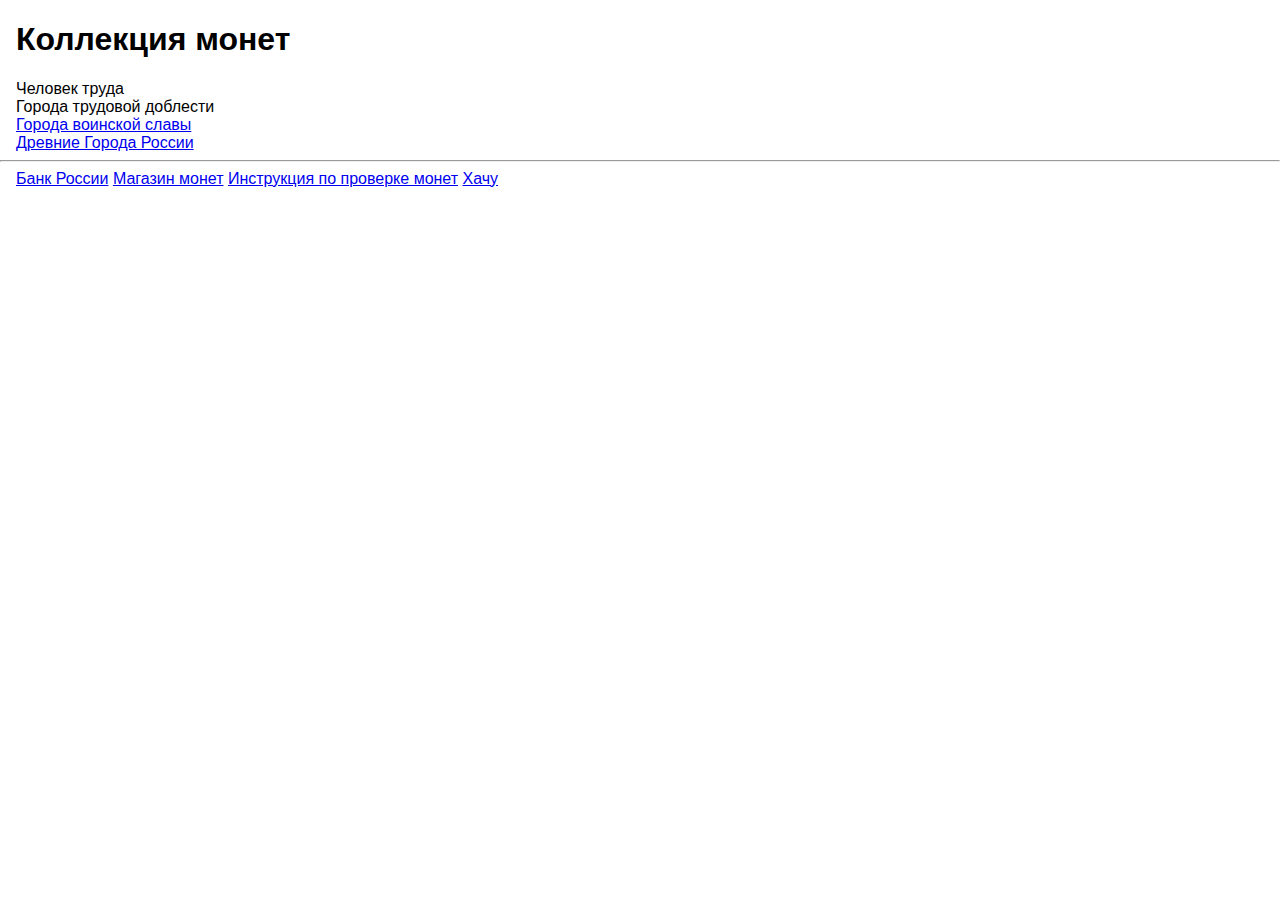
<file: index.html>
<!DOCTYPE html>
<html lang="en">
<head>
    <meta charset="UTF-8">
    <meta name="viewport" content="width=device-width, initial-scale=1" />
    <link rel="icon" type="image/x-icon" href="favicon.ico">
    <title>TEST</title>
    <link rel="stylesheet" href="style/style.css">
    <link rel="stylesheet" href="style/main.css">
</head>
<body>
    <header>
        <div class="wrapper">
            <h1>Коллекция монет</h1>
        </div>
    </header>
    <main>
        <div class="wrapper">
            <div class="collections">
                <div class="collection">Человек труда</div>
                <div class="collection">Города трудовой доблести</div>
                <div class="collection"><a href="page/gvs/index.html">Города воинской славы</a></div>
                <div class="collection"><a href="page/dgr/index.html">Древние Города России</a></div>
            </div>
        </div>
    </main>
    <hr>
    <footer>
        <div class="wrapper">
            <a href="https://www.cbr.ru/cash_circulation/memorable_coins/coins_base/?UniDbQuery.Posted=True&UniDbQuery.SearchPhrase=&UniDbQuery.year=0&UniDbQuery.serie_id=86&UniDbQuery.nominal=-1&UniDbQuery.metal_id=0&UniDbQuery.tab=1&UniDbQuery.page=1&UniDbQuery.sort=99&UniDbQuery.sort_direction=up">Банк России</a>
            <a href="https://filtorg.ru/articles/10-rubley-goroda-trudovoy-doblesti/">Магазин монет</a>
            <a href="https://10rubley.ru/blog/post/proverka-chyap">Инструкция по проверке монет</a>
          	<a href="https://10rubley.ru/product/70-letie-pobedy-v-vov-komplekt">Хачу</a>
        </div>
    </footer>
</body>
</html>
</file>
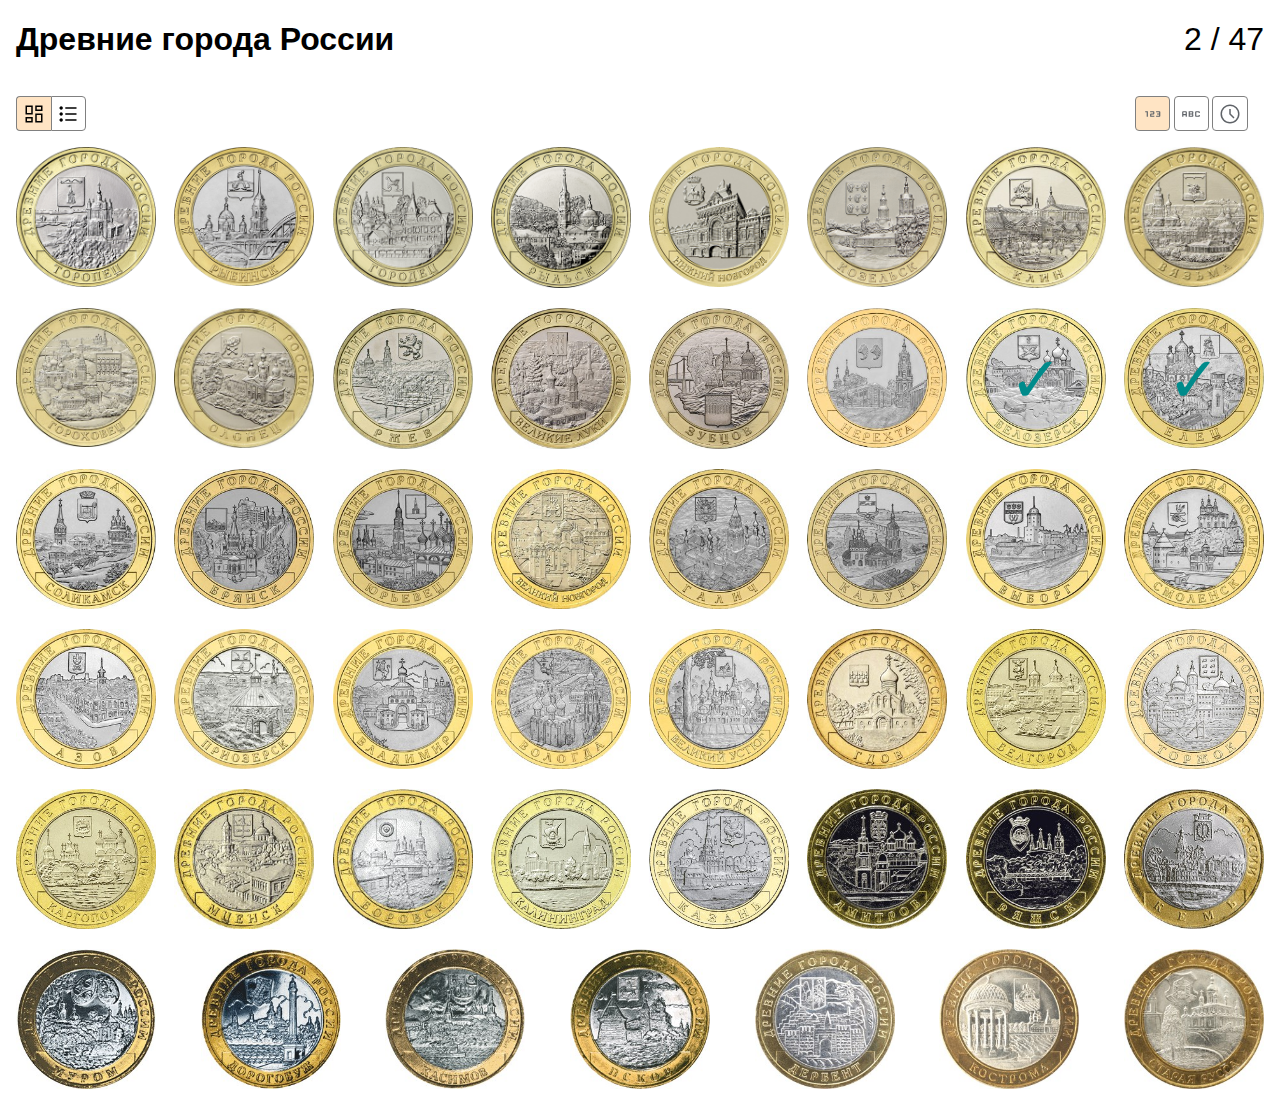
<file: page/dgr/index.html>
<!DOCTYPE html>
<html lang="en">
<head>
    <meta charset="UTF-8">
    <meta name="viewport" content="width=device-width, initial-scale=1" />
    <title>Моя коллекция ДГР</title>
    <link rel="stylesheet" href="../../style/style.css">
    <link rel="stylesheet" href="../style/style.css">
</head>

<body>
    <header>
        <div class="wrapper">
            <h1>Древние города России</h1>
            <div id="statistics"></div>
        </div>
        <div class="wrapper control">
            <div>
                <button
                    onclick="card()"
                    id="button_card">
                    <img src="../icon/card.svg">
                </button><button
                    onclick="list()"
                    id="button_list">
                    <img src="../icon/list.svg">
                </button>
            </div>

            <div class="checkbox_radio">
                <input type="radio" id="A1" name="A" checked>
                <label for="A1" title="Сортировка по номеру монеты">
                    <img src="../icon/123.svg">
                </label>

                <input type="radio" id="A2" name="A">
                <label for="A2" title="Сортировка в алфавитном порядке названия городов на монете">
                    <img src="../icon/abc.svg">
                </label>

                <input type="radio" id="A3" name="A">
                <label for="A3" title="Сортировка по дате выпуска монеты">
                    <img src="../icon/time.svg">
                </label>
            </div>
        </div>
    </header>

    <main>
        <div class="wrapper">
            <div id="cluster" class="cards"></div>
        </div>
    </main>

    <footer>
        <div class="wrapper"></div>
    </footer>
</body>

<!-- BD -->
<script src="data/gvs_i_have.js"></script>
<script src="data/test.js"></script>

<!-- статистика коллекции ГВС -->
<script src="script/statistics.js"></script></html>
</file>
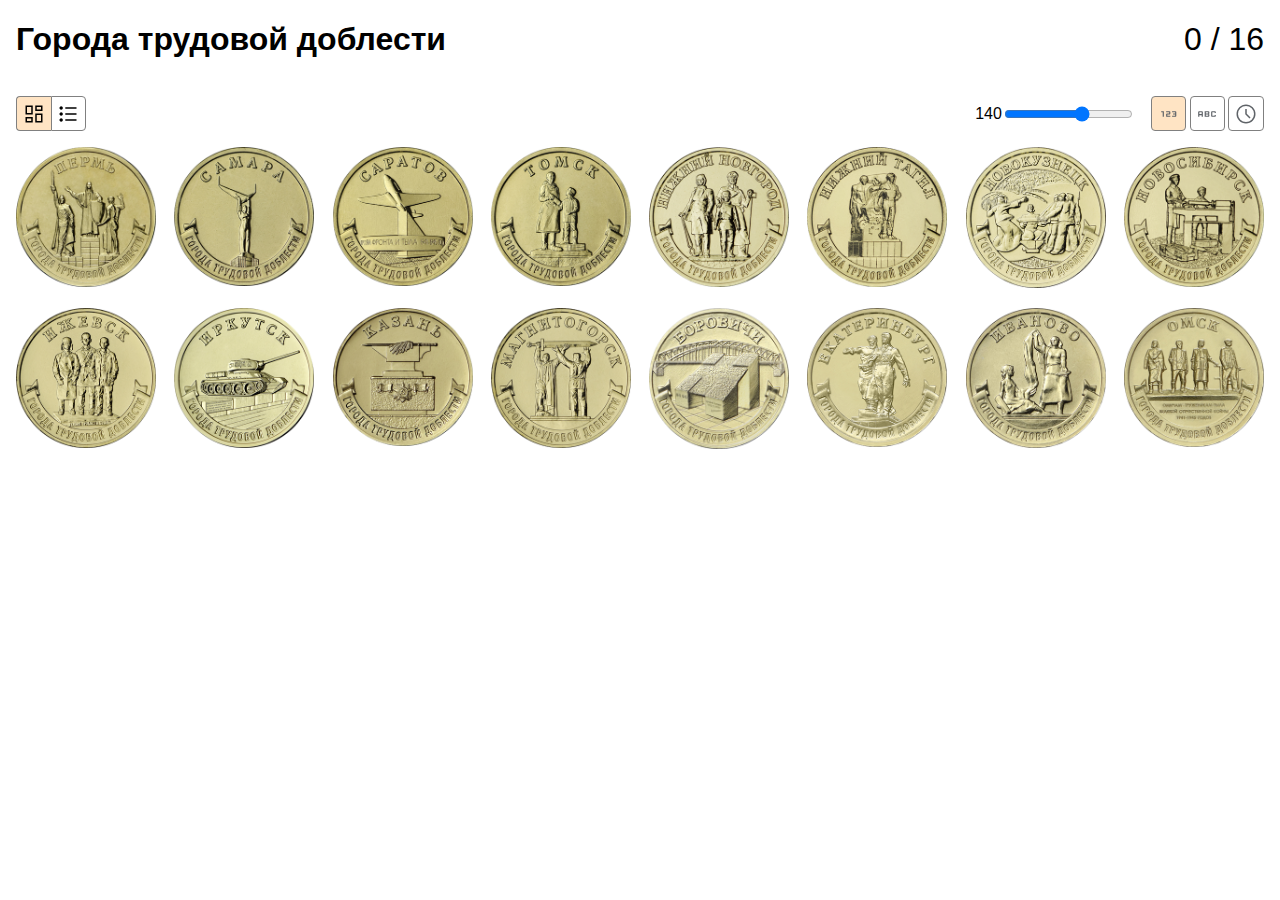
<file: page/gtd/index.html>
<!DOCTYPE html>
<html lang="en">
<head>
    <meta charset="UTF-8">
    <meta name="viewport" content="width=device-width, initial-scale=1" />
    <link rel="icon" type="image/x-icon" href="../..//favicon.ico">
    <title>Города трудовой доблести</title>
    <link rel="stylesheet" href="../../style/style.css">
    <link rel="stylesheet" href="../style/style.css">
</head>

<body>
    <header>
        <div class="wrapper">
            <h1>Города трудовой доблести</h1>
            <div id="statistics"></div>
        </div>
        <div class="wrapper control">
            <!-- режим просмотра -->
            <div>
                <button onclick="card()" id="button_card">
                    <img src="../icon/card.svg">
                </button><button onclick="list()" id="button_list">
                    <img src="../icon/list.svg">
                </button>
            </div>

            <!-- размер карточек -->
            <div class="card_size">
                <label for="card_size">140</label>
                <input type="range" id="card_size" name="card_size" min="40" value="140" max="200" step="10" />
            </div>

            <!-- режим сортировки -->
            <div class="checkbox_radio">
                <input type="radio" id="A1" name="A" checked>
                <label for="A1" title="Сортировка по номеру монеты">
                    <img src="../icon/123.svg">
                </label>

                <input type="radio" id="A2" name="A">
                <label for="A2" title="Сортировка в алфавитном порядке названия городов на монете">
                    <img src="../icon/abc.svg">
                </label>

                <input type="radio" id="A3" name="A">
                <label for="A3" title="Сортировка по дате выпуска монеты">
                    <img src="../icon/time.svg">
                </label>
            </div>
        </div>
    </header>

    <main>
        <div class="wrapper">
            <div id="cluster" class="cards"></div>
        </div>
    </main>

    <footer>
        <div class="wrapper"></div>
    </footer>
</body>

<!-- BD -->
<script src="data/test.js"></script>

<!-- статистика коллекции -->
<script src="script/statistics.js"></script></html>
</file>
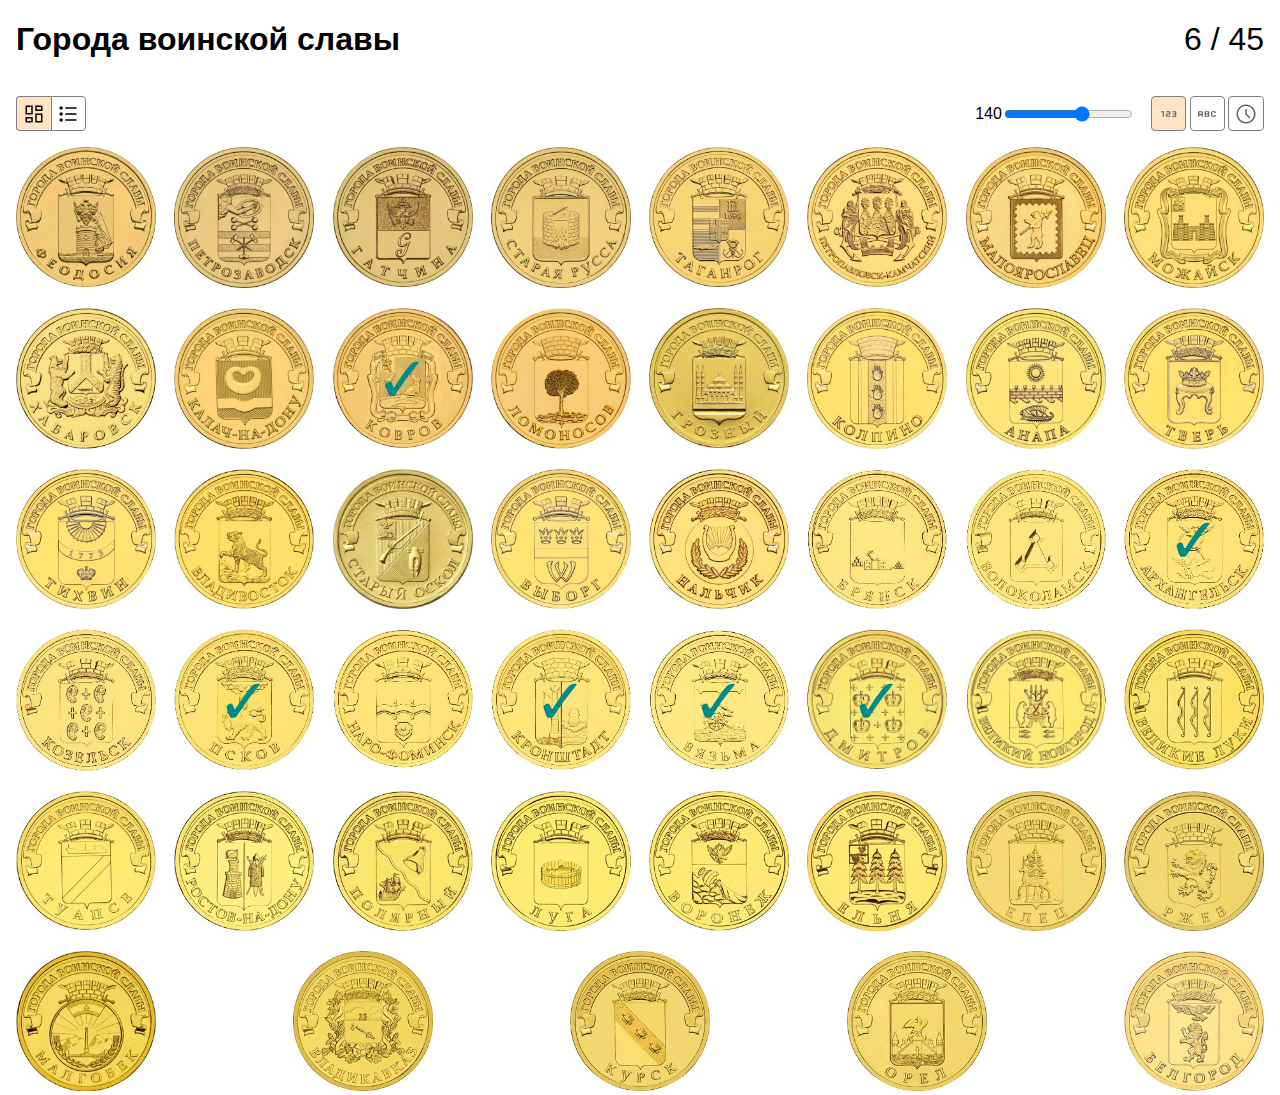
<file: page/gvs/index.html>
<!DOCTYPE html>
<html lang="en">
<head>
    <meta charset="UTF-8">
    <meta name="viewport" content="width=device-width, initial-scale=1" />
    <link rel="icon" type="image/x-icon" href="../..//favicon.ico">
    <title>Моя коллекция ГВС</title>
    <link rel="stylesheet" href="../../style/style.css">
    <link rel="stylesheet" href="../style/style.css">
</head>

<body>
    <header>
        <div class="wrapper">
            <h1>Города воинской славы</h1>
            <div id="statistics"></div>
        </div>
        <div class="wrapper control">
            <!-- режим просмотра -->
            <div>
                <button
                    onclick="card()"
                    id="button_card">
                    <img src="../icon/card.svg">
                </button><button
                    onclick="list()"
                    id="button_list">
                    <img src="../icon/list.svg">
                </button>
            </div>
            
            <!-- размер карточек -->
            <div class="card_size">
                <label for="card_size">140</label>
                <input
                type="range"
                id="card_size"
                name="card_size"
                min="40"
                value="140"
                max="200"
                step="10"
                />
            </div>
            
            <!-- режим сортировки -->
            <div class="checkbox_radio">
                <input type="radio" id="A1" name="A" checked>
                <label for="A1" title="Сортировка по номеру монеты">
                    <img src="../icon/123.svg">
                </label>

                <input type="radio" id="A2" name="A">
                <label for="A2" title="Сортировка в алфавитном порядке названия городов на монете">
                    <img src="../icon/abc.svg">
                </label>

                <input type="radio" id="A3" name="A">
                <label for="A3" title="Сортировка по дате выпуска монеты">
                    <img src="../icon/time.svg">
                </label>
            </div>
        </div>
    </header>

    <main>
        <div class="wrapper">
            <div id="cluster" class="cards"></div>
        </div>
    </main>

    <footer>
        <div class="wrapper"></div>
    </footer>
</body>

<!-- BD -->
<script src="data/gvs_i_have.js"></script>
<script src="data/test.js"></script>

<!-- статистика коллекции ГВС -->
<script src="script/statistics.js"></script></html>
</file>
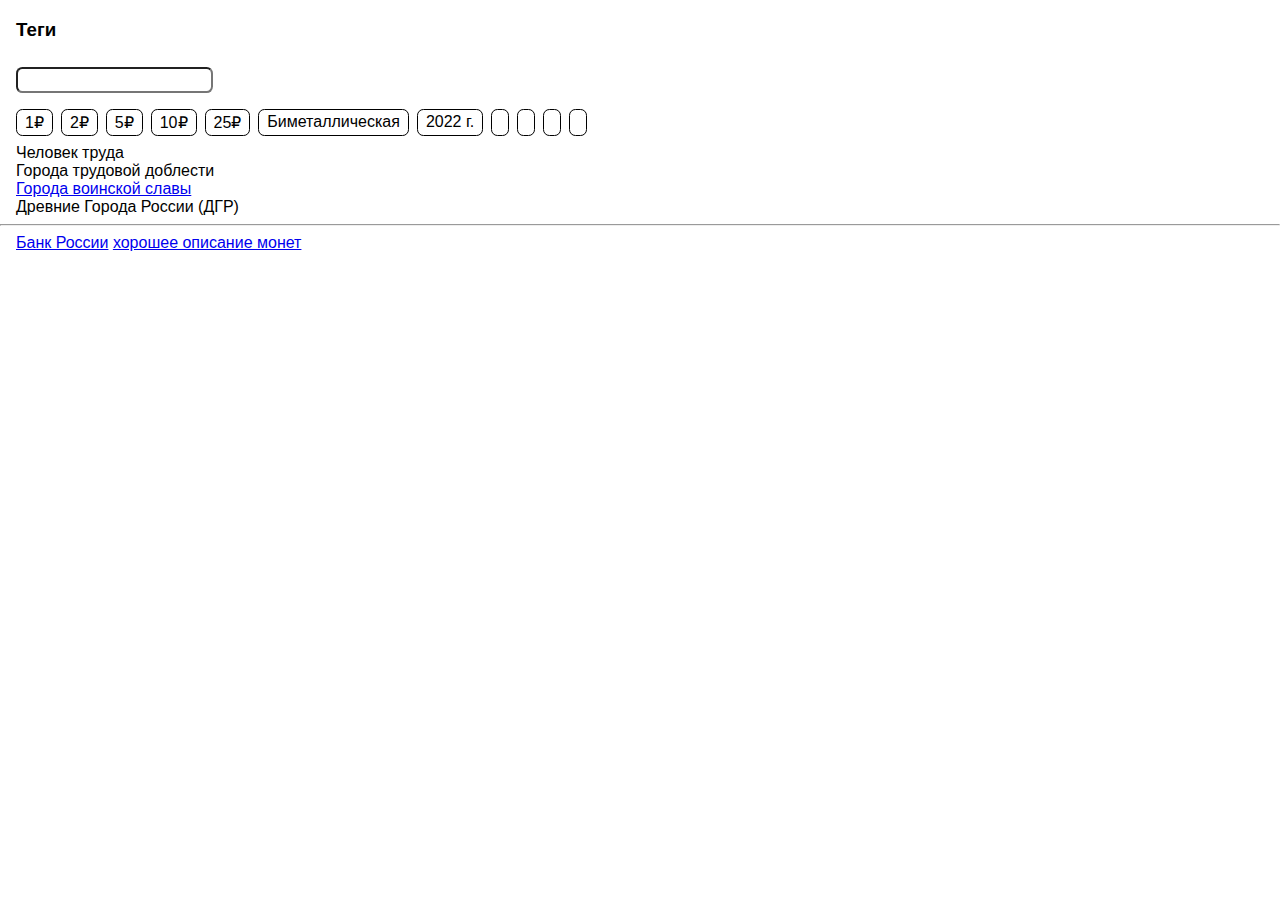
<file: test.html>
<!DOCTYPE html>
<html lang="en">
<head>
    <meta charset="UTF-8">
    <title>TEST</title>
    <link rel="stylesheet" href="style/style.css">
    <link rel="stylesheet" href="style/main.css">
</head>
<body>
    <header>
        <div class="wrapper"></div>
    </header>
    <body>
        <div class="wrapper">
            <h3>Теги</h3>
            <input type="text">
            <div class="tags">
                <div class="tag">1&#8381;</div>
                <div class="tag">2&#8381;</div>
                <div class="tag">5&#8381;</div>
                <div class="tag">10&#8381;</div>
                <div class="tag">25&#8381;</div>
                <div class="tag">Биметаллическая</div>
                <div class="tag">2022 г.</div>
                <div class="tag"></div>
                <div class="tag"></div>
                <div class="tag"></div>
                <div class="tag"></div>
            </div>
            
            <div class="collections">
                <div class="collection">Человек труда</div>
                <div class="collection">Города трудовой доблести</div>
                <div class="collection"><a href="page/gvs/gvs.html">Города воинской славы</a></div>
                <div class="collection">Древние Города России (ДГР)</div>
                <div class="collection"></div>
            </div>
        </div>
    </body>
    <footer>
        <hr>
        <div class="wrapper">
            <a href="https://www.cbr.ru/cash_circulation/memorable_coins/coins_base/?UniDbQuery.Posted=True&UniDbQuery.SearchPhrase=&UniDbQuery.year=0&UniDbQuery.serie_id=86&UniDbQuery.nominal=-1&UniDbQuery.metal_id=0&UniDbQuery.tab=1&UniDbQuery.page=1&UniDbQuery.sort=99&UniDbQuery.sort_direction=up">Банк России</a>
            <a href="https://filtorg.ru/articles/10-rubley-goroda-trudovoy-doblesti/">хорошее описание монет</a>
        </div>
    </footer>
</body>
</html>
</file>
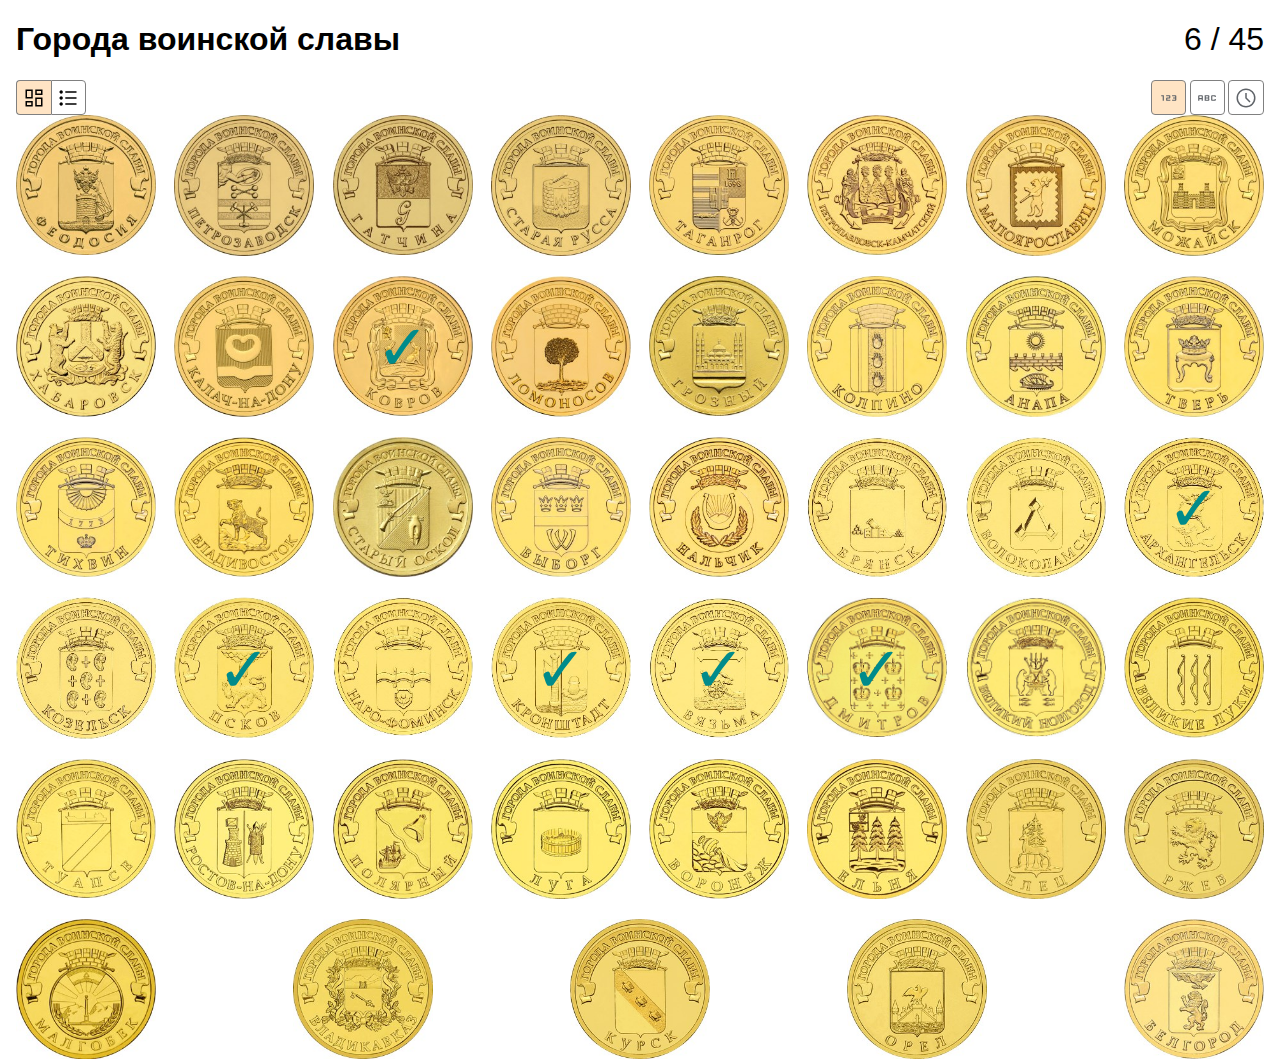
<file: page/gvs/gvs.html>
<!DOCTYPE html>
<html lang="en">
<head>
    <meta charset="UTF-8">
    <meta name="viewport" content="width=device-width, initial-scale=1" />
    <title>Моя коллекция ГВС</title>
    <link rel="stylesheet" href="../../style/style.css">
    <link rel="stylesheet" href="style/style.css">
</head>

<body>
    <header>
        <div class="wrapper">
            <h1>Города воинской славы</h1>
            <div id="statistics"></div>
        </div>
        <div class="wrapper control">
            <div>
                <button
                    onclick="card()"
                    id="button_card">
                    <img src="icon/card.svg">
                </button><button
                    onclick="list()"
                    id="button_list">
                    <img src="icon/list.svg">
                </button>
            </div>

            <div class="checkbox_radio">
                <input type="radio" id="A1" name="A" checked>
                <label for="A1" title="Сортировка по номеру монеты">
                    <img src="icon/123.svg">
                </label>

                <input type="radio" id="A2" name="A">
                <label for="A2" title="Сортировка в алфавитном порядке названия городов на монете">
                    <img src="icon/abc.svg">
                </label>

                <input type="radio" id="A3" name="A">
                <label for="A3" title="Сортировка по дате выпуска монеты">
                    <img src="icon/time.svg">
                </label>
            </div>
        </div>
    </header>

    <main>
        <div class="wrapper">
            <div id="cluster" class="cards"></div>
        </div>
    </main>

    <footer>
        <div class="wrapper"></div>
    </footer>
</body>

<!-- BD -->
<script src="data/gvs_i_have.js"></script>
<script src="data/test.js"></script>

<!-- статистика коллекции ГВС -->
<script src="script/statistics.js"></script></html>
</file>
<file: style/style.css>
* {
    box-sizing: border-box;
}

.wrapper {
    width: 100%;
    padding: 0 1rem;
    margin: auto;
}

body {
    width: 100%;
    margin: 0;
    padding: 0;
    font-family: sans-serif;
}
</file>
<file: style/main.css>
input[type=text]{
    padding: 0.2rem 0.5rem;
    border-radius: 0.4rem;
    margin: 0.5rem 0;
}
.tags {
    display: flex;
    flex-wrap: wrap;
    gap: 0.5rem;
    margin: 0.5rem 0;
}
.tag {
    padding: 0.2rem 0.5rem;
    border-radius: 0.4rem;
    border: 1px solid black;
}
</file>
<file: page/style/style.css>
:root {
    --color: bisque;
}

header>div:first-child {
    display: grid;
    grid-template-columns: 1fr auto;
    align-items: center;
}
header>.wrapper:first-child>* {font-size: 32px}

/* монетки */
#cluster img {
    width: 100%;
}
/************************************************/
.control {
    display: grid;
    padding: 1rem;
    grid-gap: 1rem;
    grid-template-columns: 1fr auto auto;
}

.control>div {
    display: flex;
    align-items: center;
}

/* размер карточек */
.card_size {}

/* режим просмотра */
button {
    border: none;
    background-color: transparent;
    border: 1px solid gray;
    padding: 0.3rem;
    overflow: hidden;
    cursor: pointer;
    &:first-child {
        border-right: 0;
        border-radius: 4px 0 0 4px;
    }
    &:last-child {border-radius: 0 4px 4px 0}
    &:hover {
        background-color: lightcyan;
    }
    &>img {
        height: 24px;
        vertical-align:bottom;
    }
}
.viewing_active {
    background-color: var(--color);
}

/************************************************/
/* Скрыть input (точки) radio и checkbox */
input[type=radio]{
    width: 0;
    height: 0;
    position: absolute;
    opacity: 0;
}
input:checked + label {
    background-color: bisque;
/*    fill: var(--main-color);*/
}
.checkbox_radio {
    display: flex;
    gap: 0.2rem;
}

.checkbox_radio label {
    display: flex;
    padding: 0.3rem;
    border-radius: 4px;
    border: 1px solid gray;
    cursor: pointer;
    font-size: 1rem;
}
/************************************************/
.cards {
    display: flex;
    gap: 1rem;
    justify-content: space-between;
    flex-wrap: wrap;
}
.card {
    width: 140px;
	position: relative;
}
.lists {
    display: grid;
    grid-gap: 1rem;
}
.list {
    display: grid;
    grid-template-columns: 60px 1fr auto auto;
    grid-gap: 1rem 5rem;
    align-items: center;
}
/************************************************/
.have {
    color: darkcyan;
	position: absolute;
    top: 50%;
    left: 50%;
    transform: translate(-50%, -50%);
    font-size: 64px;
}
/************************************************/
@media (width: 1366px) {
    .wrapper {
        width: 80%;
    }
}
</file>
<file: page/gvs/style/style.css>
:root {
    --color: bisque;
}

header>div:first-child {
    display: grid;
    grid-template-columns: 1fr auto;
    align-items: center;
}
header>.wrapper:first-child>* {font-size: 32px}

/* монетки */
#cluster img {
    width: 100%;
}
/************************************************/
.control {
    display: grid;
    grid-template-columns: 1fr auto;
}
/* режим просмотра */
button {
    border: none;
    background-color: transparent;
    border: 1px solid gray;
    padding: 0.3rem;
    overflow: hidden;
    cursor: pointer;
    &:first-child {
        border-right: 0;
        border-radius: 4px 0 0 4px;
    }
    &:last-child {border-radius: 0 4px 4px 0}
    &:hover {
        background-color: lightcyan;
    }
    &>img {
        height: 24px;
        vertical-align:bottom;
    }
}
.viewing_active {
    background-color: var(--color);
}

/************************************************/
/* Скрыть input (точки) radio и checkbox */
input[type=radio]{
    width: 0;
    height: 0;
    position: absolute;
    opacity: 0;
}
input:checked + label {
    background-color: bisque;
/*    fill: var(--main-color);*/
}
.checkbox_radio {
    display: flex;
    gap: 0.2rem;
}

.checkbox_radio label {
    display: flex;
    padding: 0.3rem;
    border-radius: 4px;
    border: 1px solid gray;
    cursor: pointer;
    font-size: 1rem;
}
/************************************************/
.cards {
    display: flex;
    gap: 1rem;
    justify-content: space-between;
    flex-wrap: wrap;
}
.card {
	position: relative;
    width: 140px;
}
.lists {
    display: grid;
    grid-gap: 1rem;
}
.list {
    display: grid;
    grid-template-columns: 60px 1fr auto auto;
    grid-gap: 1rem 5rem;
    align-items: center;
}
/************************************************/
.have {
    color: darkcyan;
	position: absolute;
    top: 50%;
    left: 50%;
    transform: translate(-50%, -50%);
    font-size: 64px;
}
/************************************************/
@media (width: 1366px) {
    .wrapper {
        width: 80%;
    }
}
</file>
